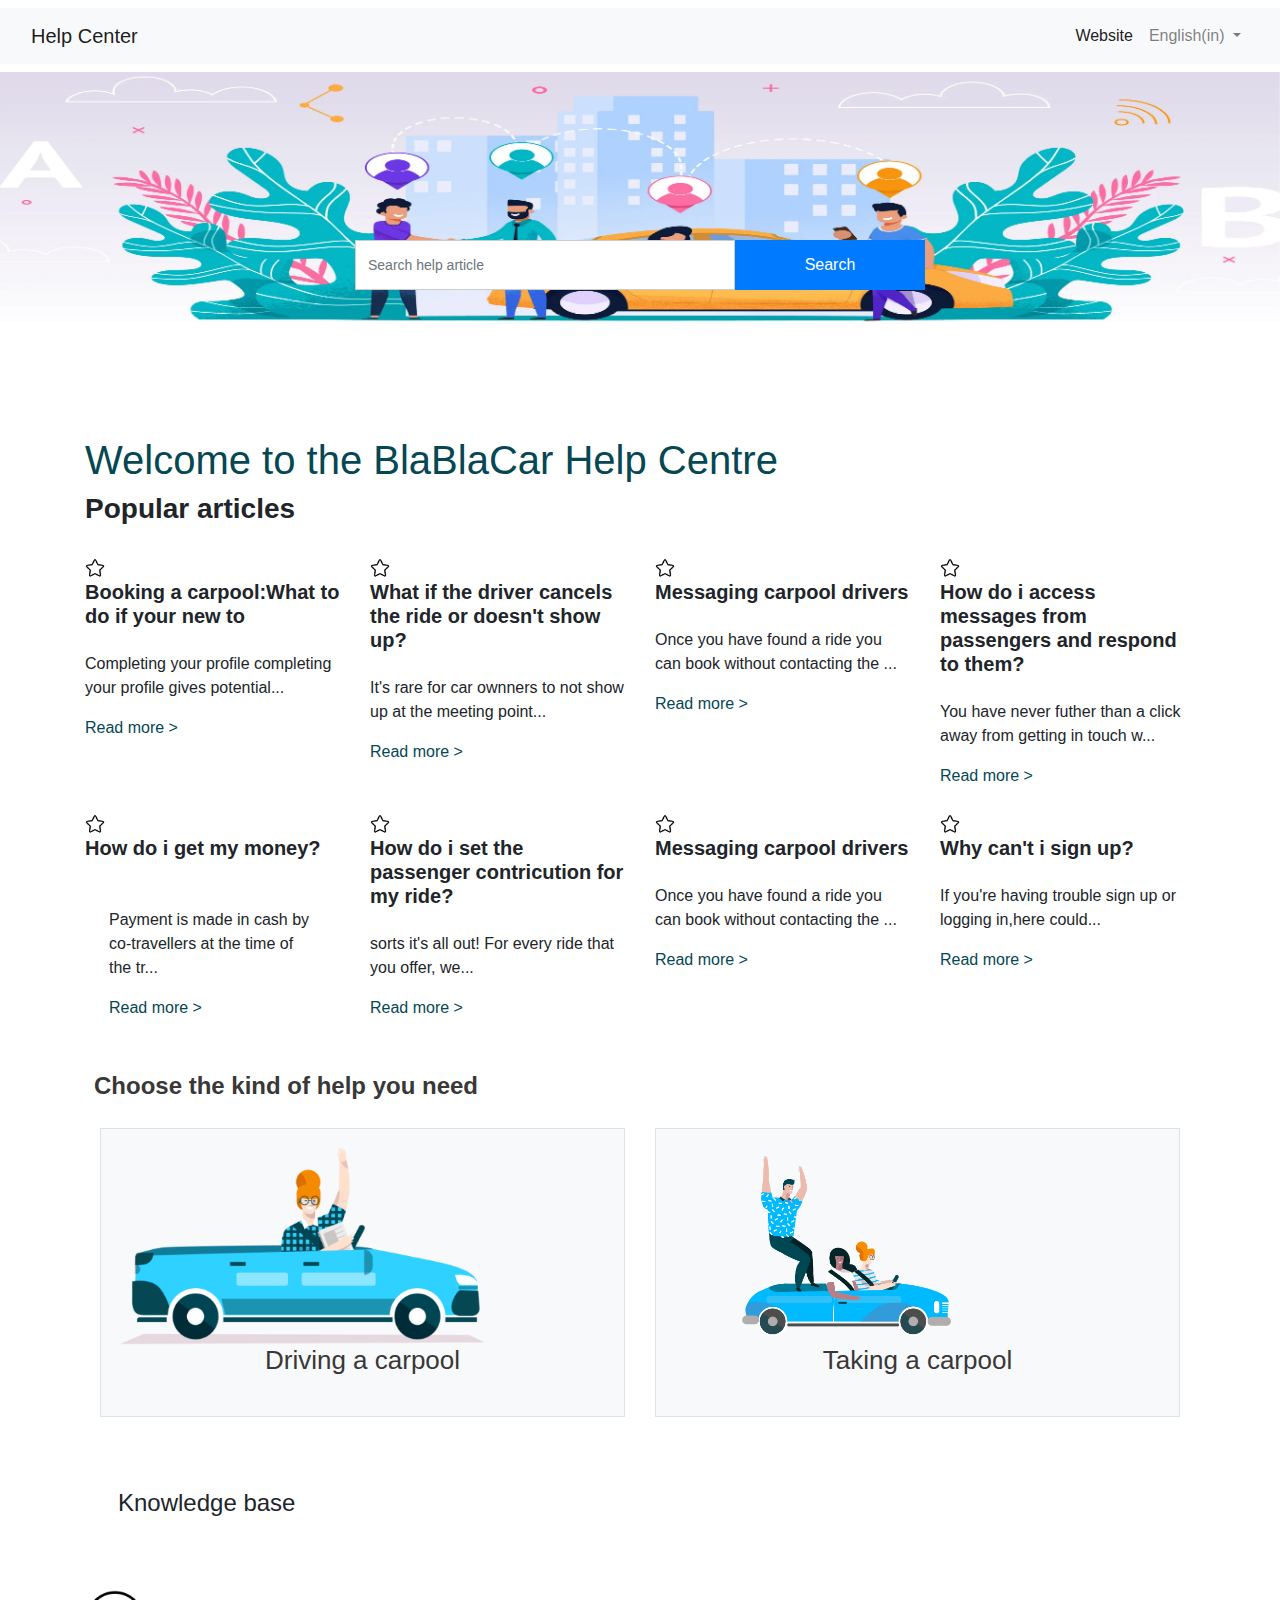
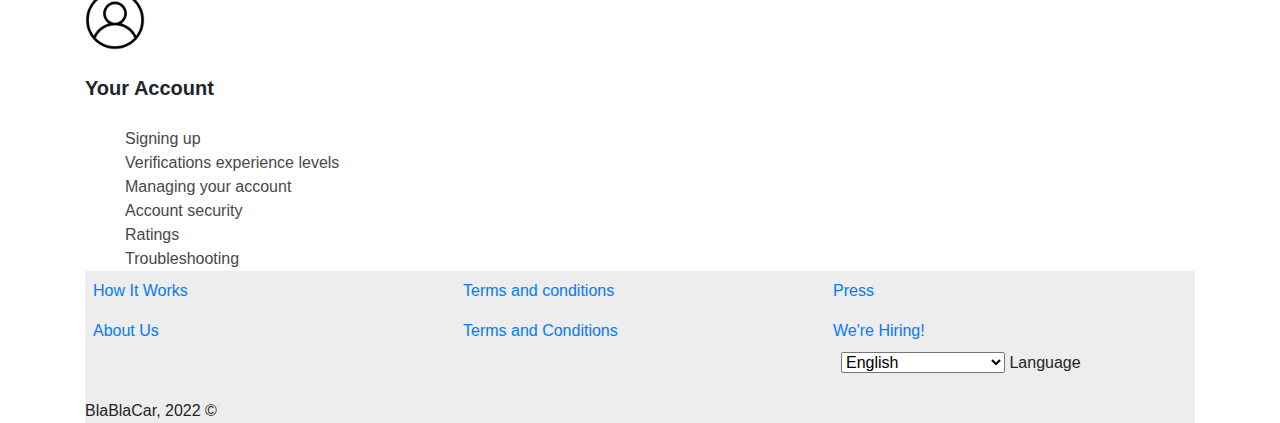
<file: help.html>
<!DOCTYPE html>
<html lang="en">

<head>
    <!-- Required meta tags -->
    <meta charset="utf-8" />
    <meta name="viewport" content="width=device-width, initial-scale=1, shrink-to-fit=no" />

    <!-- Bootstrap CSS -->
    <link rel="stylesheet" href="https://cdn.jsdelivr.net/npm/bootstrap@4.0.0/dist/css/bootstrap.min.css"
        integrity="sha384-Gn5384xqQ1aoWXA+058RXPxPg6fy4IWvTNh0E263XmFcJlSAwiGgFAW/dAiS6JXm" crossorigin="anonymous" />

    <link rel="stylesheet" href="./style.css" />

    <title>icoder - Heaven for Programmer</title>
</head>

<body>
    <div class="topbar_link">
        <nav class="navbar navbar-expand-lg navbar-light bg-light">
            <div class="container-fluid">
                <a class="navbar-brand" href="#">Help Center</a>
                <button class="navbar-toggler" type="button" data-bs-toggle="collapse"
                    data-bs-target="#navbarNavDropdown" aria-controls="navbarNavDropdown" aria-expanded="false"
                    aria-label="Toggle navigation">
                    <span class="navbar-toggler-icon"></span>
                </button>
                <div class="kirk-topBar-right">
                    <div class="collapse navbar-collapse" id="navbarNavDropdown">
                        <ul class="navbar-nav">
                            <li class="nav-item">
                                <a class="nav-link active" aria-current="page" href="./index.html">Website</a>
                            </li>
                            <li class="nav-item dropdown">
                                <a class="nav-link dropdown-toggle" href="#" id="navbarDropdownMenuLink" role="button"
                                    data-bs-toggle="dropdown" aria-expanded="false">
                                    English(in)
                                </a>
                                <ul class="dropdown-menu" aria-labelledby="navbarDropdownMenuLink">
                                    <li><a class="dropdown-item" href="#">Action</a></li>
                                    <li><a class="dropdown-item" href="#">Another action</a></li>
                                    <li><a class="dropdown-item" href="#">Something else here</a></li>
                                </ul>
                            </li>
                        </ul>
                    </div>
                </div>
        </nav>
    </div>
    <div id="carouselExampleSlidesOnly" class="carousel slide" data-bs-ride="carousel">
        <div class="carousel-inner">
            <div class="carousel-item active">
                <img src="./images/banner.png" height="250" class="d-block w-100" alt="...">
            </div>
        </div>
    </div>
    <section class="search-sec">
        <div class="container">
            <form action="#" method="post" novalidate="novalidate">
                <div class="row">
                    <div class="col-lg-12">
                        <div class="row">
                            <div class="col-lg-4 col-md-4 col-sm-12 p-0">
                                <input type="text" class="form-control search-slt" placeholder="Search help article">
                            </div>
                            <div class="col-lg-2 col-md-2 col-sm-12 p-0">
                                <button type="button" class="btn btn-primary wrn-btn">Search</button>
                            </div>
                        </div>
                    </div>
                </div>
            </form>
        </div>
    </section>
    <div class="container">
        <h1 class="main-heading">Welcome to the BlaBlaCar Help Centre</h1>
        <h3 class="secondary-heading">Popular articles</h3>
    </div>
    <div class="container">
        <div class="row row-cols-1 row-cols-sm-2 row-cols-md-4">
            <div class="col">
                <img src="./images/star.png" height="20"></a>
                <h4 class="h4">Booking a carpool:What to do if your new to</h4>
                <p>Completing your profile completing your profile gives potential...</p>
                <span class="more">Read more &gt;</span>
            </div>
            <div class="col">
                <img src="./images/star.png" height="20"></a>
                <h4 class="h4">What if the driver cancels the ride or doesn't show up?</h4>
                <p>It's rare for car ownners to not show up at the meeting point...</p>
                <span class="more">Read more &gt;</span>
            </div>
            <div class="col">
                <img src="./images/star.png" height="20"></a>
                <h4 class="h4">Messaging carpool drivers</h4>
                <p>Once you have found a ride you can book without contacting the ...</p>
                <span class="more">Read more &gt;</span>
            </div>
            <div class="col">
                <img src="./images/star.png" height="20"></a>
                <h4 class="h4">How do i access messages from passengers and respond to them?</h4>
                <p>You have never futher than a click away from getting in touch w...</p>
                <span class="more">Read more &gt;</span>
            </div>
        </div>
    </div>
    <div class="p-4">
        <div class="container">
            <div class="row row-cols-1 row-cols-sm-2 row-cols-md-4">
                <div class="col">
                    <img src="./images/star.png" height="20"></a>
                    <h4 class="h4">How do i get my money?</h4>
                    <div class="p-4">
                        <p>Payment is made in cash by co-travellers at the time of the tr...</p>
                        <span class="more">Read more &gt;</span>
                    </div>
                </div>
                <div class="col">
                    <img src="./images/star.png" height="20"></a>
                    <h4 class="h4">How do i set the passenger contricution for my ride?</h4>
                    <p>sorts it's all out! For every ride that you offer, we...</p>
                    <span class="more">Read more &gt;</span>
                </div>
                <div class="col">
                    <img src="./images/star.png" height="20"></a>
                    <h4 class="h4">Messaging carpool drivers</h4>
                    <p>Once you have found a ride you can book without contacting the ...</p>
                    <span class="more">Read more &gt;</span>
                </div>
                <div class="col">
                    <img src="./images/star.png" height="20"></a>
                    <h4 class="h4">Why can't i sign up?</h4>
                    <p>If you're having trouble sign up or logging in,here could...</p>
                    <span class="more">Read more &gt;</span>
                </div>
            </div>
        </div>
        <div class="container p-4">
            <p class="blocks_title">
                Choose the kind of help you need
            </p>
        </div>
        <div class="container">
            <div class="container overflow-hidden">
                <div class="row gx-5">
                    <div class="col">
                        <div class="p-3 border bg-light">
                            <img src="./images/car.png" height="200">
                            <h2 class="title">Driving a carpool</h2>
                        </div>
                    </div>
                    <div class="col">
                        <div class="p-3 border bg-light">
                            <img src="./images/taking.png" height="200">
                            <h2 class="title">Taking a carpool</h2>
                        </div>
                    </div>
                </div>
            </div>
        </div>
        <div class="container p-5">
            <h3 class="customheading">Knowledge base</h3>
        </div>
        <div class="container image">
            <div class="row row-cols-1 row-cols-sm-2 row-cols-md-4">
                <div class="col">
                    <img src="./images/sign-in.png" height="60">
                    <h4 class="heading">Your Account</h4>
                    <ul class="list">
                        <li>Signing up
                        </li>

                        <li>Verifications experience levels
                        </li>

                        <li>
                            Managing your account
                        </li>

                        <li>
                            Account security
                        </li>

                        <li>
                            Ratings
                        </li>

                        <li>
                            Troubleshooting
                        </li>

                    </ul>
                </div>
                <div class="col"> </div>
            </div>
            <div class="silver">
                <div class="container">
                    <div class="row">
                        <div class="col-sm p-2">
                            <a href="https://support.blablacar.com/hc/en-in/sections/360004175000-How-BlaBlaCar-works">How
                                It
                                Works</a>
                        </div>
                        <div class="col-sm p-2">
                            <a href="./help.html">Terms and conditions</a>
                        </div>
                        <div class="col-sm p-2">
                            <a href="https://www.blablacar.com/newsroom">Press</a>
                        </div>
                    </div>
                </div>
                <div class="container">
                    <div class="row">
                        <div class="col-sm p-2">
                            <a href="/about-us/terms-and-conditions">About Us</a>
                        </div>
                        <div class="col-sm p-2">
                            <a href="/about-us/terms-and-conditions">Terms and Conditions</a>
                        </div>
                        <div class="col-sm p-2">
                            <a href="https://www.blablacar.com/dreamjobs">We're Hiring!</a>

                            <div class="p-2"><select id="footerSelectLocale">
                                    <option>English</option>
                                    <option>Čeština</option>
                                    <option>Deutsch</option>
                                    <option>English (India)</option>
                                    <option>Español</option>
                                    <option>Español (Mexico)</option>
                                    <option>Français (Belgique)</option>
                                    <option>Français</option>
                                    <option>Hrvatski</option>
                                    <option>Magyar</option>
                                    <option>Italiano</option>
                                    <option>Nederlands</option>
                                    <option>Nederlands (België)</option>
                                    <option>Polski</option>
                                    <option>Português</option>
                                    <option>Português (Brasil)</option>
                                    <option>Română</option>
                                    <option>Русский</option>
                                    <option>Slovenčina</option>
                                    <option>Srpski</option>
                                    <option>Türkçe</option>
                                    <option>Українська</option>
                                </select>
                                <label for="footerSelectLocale">
                                    <span>Language</span>
                                </label>
                            </div>
                        </div>
                    </div>
                </div>
                <p>BlaBlaCar, 2022 ©</p>
            </div>
        </div>
    </div>
    </div>
</body>
</file>
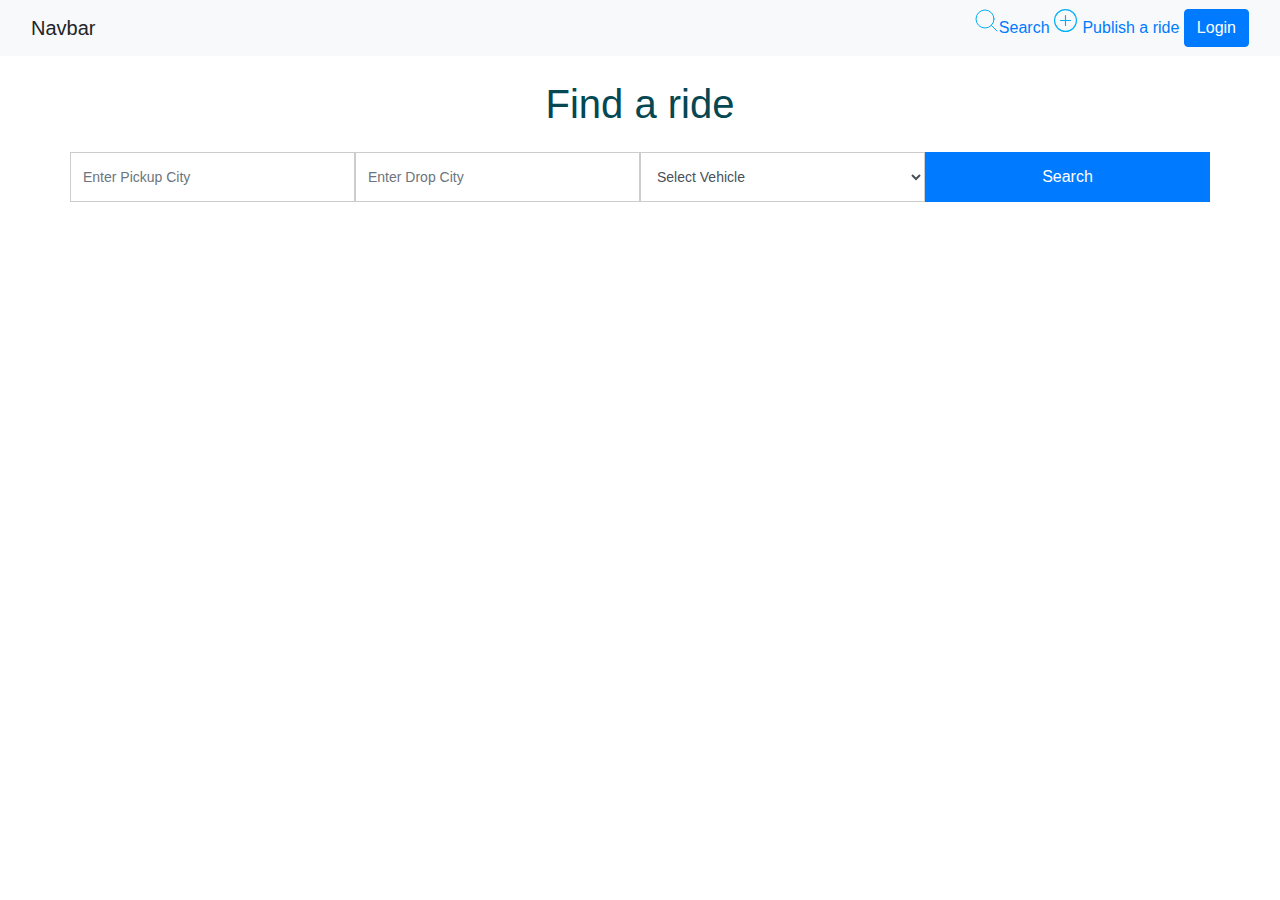
<file: search.html>
<!DOCTYPE html>
<html lang="en">

<head>
    <!-- Required meta tags -->
    <meta charset="utf-8" />
    <meta name="viewport" content="width=device-width, initial-scale=1, shrink-to-fit=no" />

    <!-- Bootstrap CSS -->
    <link rel="stylesheet" href="https://cdn.jsdelivr.net/npm/bootstrap@4.0.0/dist/css/bootstrap.min.css"
        integrity="sha384-Gn5384xqQ1aoWXA+058RXPxPg6fy4IWvTNh0E263XmFcJlSAwiGgFAW/dAiS6JXm" crossorigin="anonymous" />

    <link rel="stylesheet" href="./style.css" />

    <title>icoder - Heaven for Programmer</title>
</head>

<body>
    <nav class="navbar navbar-light bg-light">
        <div class="container-fluid">
            <a class="navbar-brand">Navbar</a>
            <div class="kirk-topBar-right">
                <a title="" target="_self" rel="" href="#">
                    <svg viewBox="0 0 24 24" xmlns="http://www.w3.org/2000/svg" width="24" height="24"
                        aria-hidden="true">
                        <g fill="none" stroke="#00AFF5" stroke-width="1" stroke-linecap="round" stroke-linejoin="round"
                            stroke-miterlimit="10">
                            <line x1="22" y1="22" x2="16.4" y2="16.4"></line>
                            <circle cx="10" cy="10" r="9"></circle>
                        </g>
                    </svg>Search</a>
                <a class="flex items-center mx-s large:ml-none large:mr-xl" title="" target="_self" rel="" href="#">
                    <svg viewBox="0 0 24 24" xmlns="http://www.w3.org/2000/svg" width="24" height="24"
                        aria-hidden="true">
                        <path stroke-width="0" fill="#00AFF5" fill-rule="evenodd"
                            d="M1.14 11.5a10.36 10.36 0 1120.72 0 10.36 10.36 0 01-20.72 0zM11.5 0a11.5 11.5 0 100 23 11.5 11.5 0 000-23zm.57 6.53a.57.57 0 00-1.14 0v4.4h-4.4a.57.57 0 100 1.14h4.4v4.4a.57.57 0 101.14 0v-4.4h4.4a.57.57 0 000-1.14h-4.4z">
                        </path>
                    </svg>
                    Publish a ride</a>
                </button>
                <button href="./login.html" type="button" class="btn btn-primary">Login</button>
                </svg>
            </div>
        </div>
        </div>
    </nav>
    <div class="container">
        <h1 class="h1">Find a ride</h1>
        <div class="row">
            <div class="col-lg-12">
                <div class="row">
                    <div class="col-lg-3 col-md-3 col-sm-12 p-0">
                        <input type="text" class="form-control search-slt" placeholder="Enter Pickup City">
                    </div>
                    <div class="col-lg-3 col-md-3 col-sm-12 p-0">
                        <input type="text" class="form-control search-slt" placeholder="Enter Drop City">
                    </div>
                    <div class="col-lg-3 col-md-3 col-sm-12 p-0">
                        <select class="form-control search-slt" id="exampleFormControlSelect1">
                            <option>Select Vehicle</option>
                            <option>Example one</option>
                            <option>Example one</option>
                            <option>Example one</option>
                            <option>Example one</option>
                            <option>Example one</option>
                            <option>Example one</option>
                        </select>
                    </div>
                    <div class="col-lg-3 col-md-3 col-sm-12 p-0">
                        <button type="button" class="btn btn-primary wrn-btn">Search</button>
                    </div>
                </div>
            </div>
        </div>
        </form>
    </div>
    </div>
</file>
<file: style.css>
html,
body {
  height: 100%;
}

.wrapper {
  min-height: 100%;
  height: auto !important;
  height: 100%;
  margin: 0 auto -400px;
}

#footer {
  height: 400px;
}

.help-center {
  display: flex;
  justify-content: center;
  color: rgb(5, 71, 82);
}

.gray {
  background-color: rgb(5, 71, 82);
}

.white {
  color: rgb(255, 255, 255);
  margin-bottom: 16px;
}

.paragraph {
  color: rgb(112, 140, 145);
  font-size: 16px;
  font-weight: 400;
  line-height: 20px;
  padding-left: 24px;
  padding-right: 24px;
}

.h3 {
  color: rgb(5, 71, 82);
  font-size: 18px;
  font-weight: 500;
  padding-left: 24px;
  padding-right: 24px;
}

.button {
  color: rgb(0, 175, 245);
}

.center {
  width: 100%;
  height: 100%;
  fill: rgb(134, 142, 150);
  display: flex;
  line-height: 24px;
  justify-content: center;
  border-radius: 50rem !important;
}

.row {
  display: flex;
  justify-content: center;
  vertical-align: center;
}

.align {
  justify-content: right;
}

.silver {
  background-color: rgb(237, 237, 237);
}

.search-sec {
  padding: 2rem;
}

.search-slt {
  display: block;
  width: 100%;
  font-size: 0.875rem;
  line-height: 1.5;
  background-color: #fff;
  background-image: none;
  border: 1px solid #ccc;
  height: calc(3rem + 2px) !important;
  border-radius: 0;
}

.wrn-btn {
  width: 100%;
  font-size: 16px;
  font-weight: 400;
  text-transform: capitalize;
  height: calc(3rem + 2px) !important;
  border-radius: 0;
}

@media (min-width: 992px) {
  .search-sec {
    position: relative;
    top: -114px;
  }
}

@media (max-width: 992px) {
  .search-sec {
    background: #1A4668;
  }
}

.topbar_link {
  padding: 8px 0;
  background-color: transparent;
  border: 0;
  color: #4A4747;
  font-weight: inherit;
}

.main-heading {
  color: rgb(5, 71, 82);
}

.secondary-heading {
  font-weight: 600;
  margin-bottom: 30px;
}

.h4 {
  margin-bottom: 10px;
  font-size: 20px;
  font-weight: 600;
  margin: 0 0 calc(16px * 1.5);
}

.more {
  display: flex;
  font-size: 16px;
  color: #054752;
  flex: 1;
  align-items: flex-end;
}

.blocks_title {
  font-size: 24px;
  font-weight: 600;
  color: #393737;
  margin-bottom: 0;
}

.title {
  text-align: center;
  margin-bottom: 0;
  margin: 0 0 calc(16px * 1.5);
  font-size: 26px;
  color: #393737;
}

.customheading {
  margin-bottom: 30px;
  margin: 0 0 calc(16px * 1.5);
  font-size: calc(16px * 1.5);
  display: block;
  margin-block-start: 1em;
  margin-block-end: 1em;
  margin-inline-start: 0px;
  margin-inline-end: 0px;
  text-rendering: optimizeLegibility;
  -webkit-font-smoothing: antialiased;
}

.image {
  height: 50px;
}

.heading {
  margin-bottom: 15px;
  margin: 0 0 calc(16px * 1.5);
  font-size: calc(16px * 1.25);
  font-family: inherit;
  font-weight: bold;
  line-height: 1.2;
  color: inherit;
  display: block;
  margin-block-start: 1.33em;
  margin-block-end: 1.33em;
  margin-inline-start: 0px;
  margin-inline-end: 0px;
}

.list {
  padding: 0;
  margin: 0;
  list-style: none;
  margin-block-start: 0px;
  margin-block-end: 0px;
  display: block;
  margin-inline-start: 0px;
  margin-inline-end: 0px;
  padding-inline-start: 40px;
  font-family: 'GT-Eesti-Pro', sans-serif;
  font-size: 16px;
  line-height: 1.5;
  color: #4A4747;
  text-rendering: optimizeLegibility;
  -webkit-font-smoothing: antialiased;
}

.h1 {
  text-align: center;
  font-size: var(--font-size-desktop);
  --space-bottom: 32px;
  --font-size-desktop: 40px;
  padding-top: 24px;
  padding-bottom: 24px;
  padding-left: 24px;
  padding-right: 24px;
  margin: 0px;
  color: rgb(5, 71, 82);
}

.error {
  color: red;
}

.para {
  padding-top: 8px;
  padding-bottom: 4px;
  margin: 0px;
  font-weight: 500;
  color: rgb(5, 71, 82);
}

.para2 {
  margin: 0px;
  color: rgb(112, 140, 145);
  font-size: 16px;
  font-weight: 400;
  line-height: 20px;
}

.button {
  display: flex;
  justify-content: center;
}

.search-form>input {
  border: none;
  background-color: red;
}

.search-form {
  height: 70px !important;
  border: none;
}
</file>
